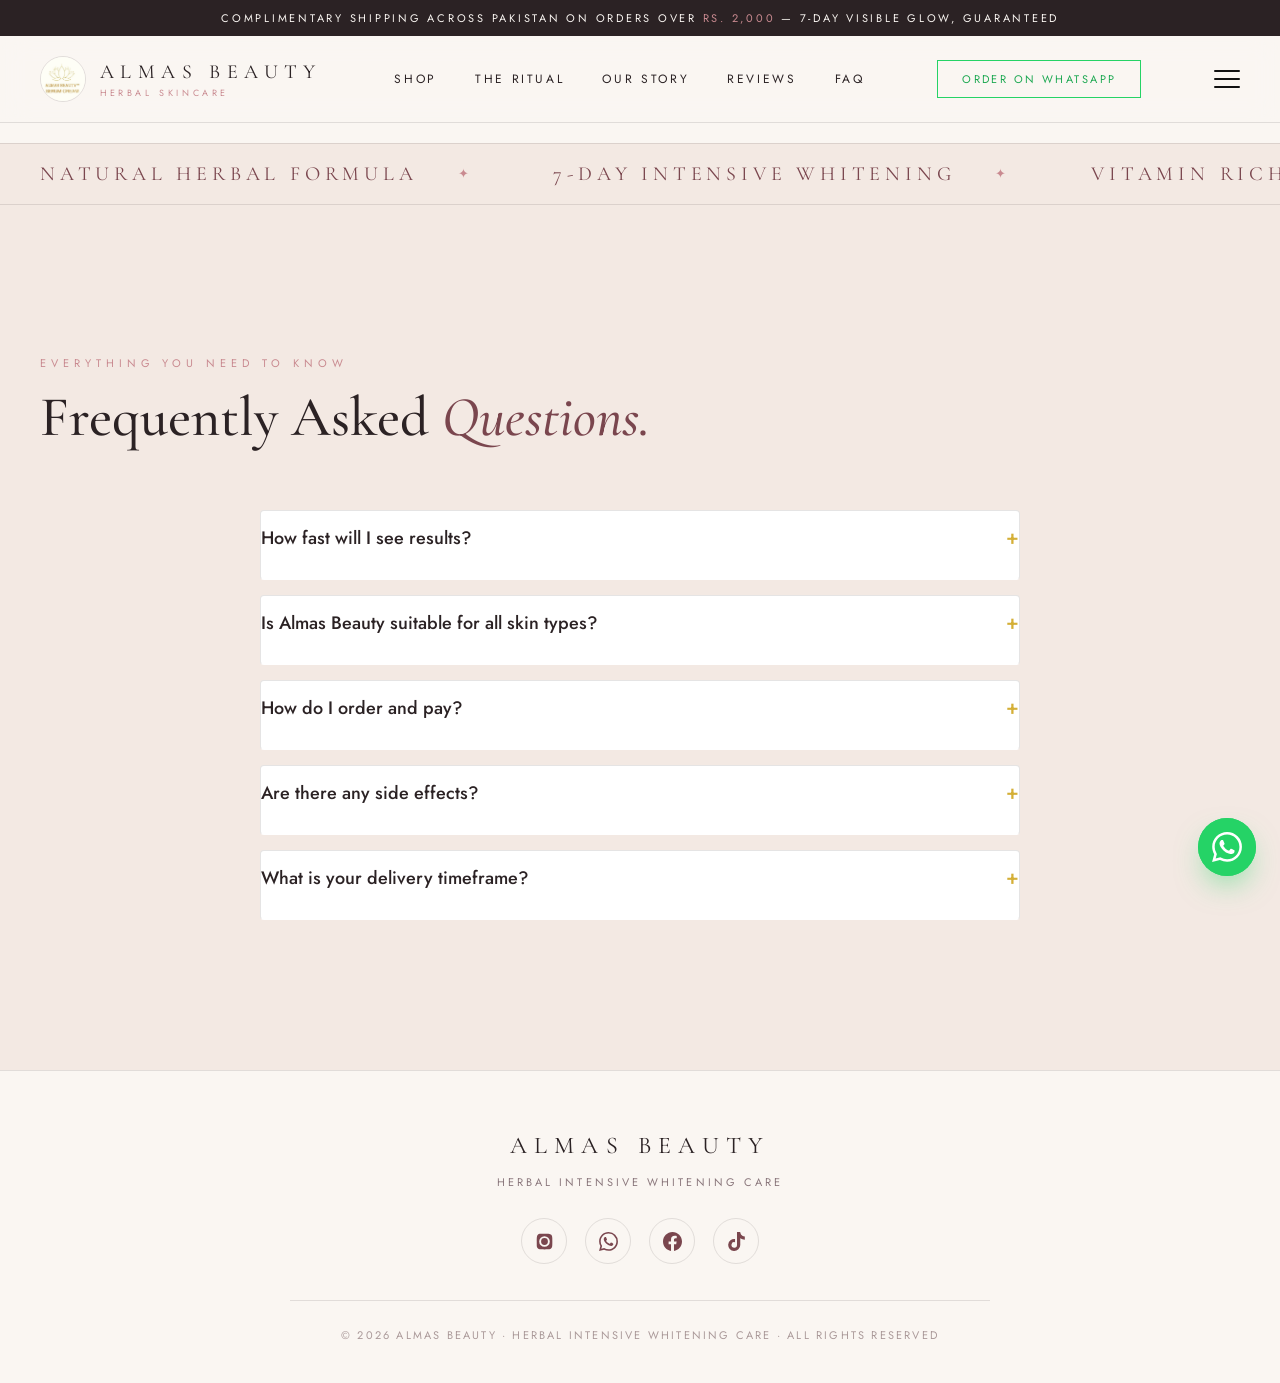
<file: faq.html>
<!DOCTYPE html>
<html lang="en">

<head>
    <meta charset="UTF-8">
    <meta name="viewport" content="width=device-width, initial-scale=1.0">
    <title>FAQ — ALMAS BEAUTY</title>
    <meta name="description"
        content="Frequently asked questions about Almas Beauty herbal skincare products, usage, and shipping.">
    <link rel="preconnect" href="https://fonts.googleapis.com">
    <link
        href="https://fonts.googleapis.com/css2?family=Cormorant+Garamond:ital,wght@0,400;0,500;0,600;1,400&family=Jost:wght@300;400;500;600&display=swap"
        rel="stylesheet">
    <link rel="stylesheet" href="styles.css">
    <style>
        body {
            opacity: 1 !important;
            visibility: visible !important;
        }

        .reveal {
            opacity: 1 !important;
            visibility: visible !important;
            transform: none !important;
        }

        /* FAQ Accordion Styling */
        .faq-wrap {
            max-width: 800px;
            margin: 40px auto;
            padding: 0 20px;
        }

        .faq-item {
            border-bottom: 1px solid rgba(255, 255, 255, 0.1);
            margin-bottom: 15px;
            padding-bottom: 15px;
        }

        .faq-question {
            width: 100%;
            background: none;
            border: none;
            outline: none;
            text-align: left;
            font-size: 18px;
            font-family: 'Jost', sans-serif;
            color: inherit;
            padding: 12px 0;
            cursor: pointer;
            display: flex;
            justify-content: space-between;
            align-items: center;
            font-weight: 500;
        }

        .faq-question span.icon {
            font-size: 20px;
            transition: transform 0.3s ease;
            color: #d4af37;
        }

        .faq-item.active .faq-question span.icon {
            transform: rotate(45deg);
        }

        .faq-answer {
            max-height: 0;
            overflow: hidden;
            transition: max-height 0.3s ease, padding 0.3s ease;
            font-size: 15px;
            line-height: 1.6;
            opacity: 0.8;
            padding-right: 20px;
        }

        .faq-item.active .faq-answer {
            max-height: 300px;
            padding-top: 8px;
            padding-bottom: 10px;
        }
    </style>
</head>

<body>

    <div class="announce">Complimentary shipping across Pakistan on orders over <span>Rs. 2,000</span> — 7-day visible glow, guaranteed</div>

    <!-- HEADER NAVIGATION -->
    <header>
        <nav class="nav">
            <a href="index.html" class="brand">
                <img src="logo.jpg" alt="Almas Beauty">
                <span>
                    <span class="brand-name">Almas&nbsp;Beauty</span>
                    <div class="brand-sub">Herbal Skincare</div>
                </span>
            </a>
            <div class="nav-links">
                <a href="shop.html">Shop</a>
                <a href="ritual.html">The Ritual</a>
                <a href="story.html">Our Story</a>
                <a href="reviews.html">Reviews</a>
                <a href="faq.html" class="active">FAQ</a>
            </div>
           <!-- Order on WhatsApp Button Pehle -->
<a class="nav-wa-btn"
    href="https://wa.me/923108627237?text=Hi!%20I%27d%20like%20to%20place%20an%20order%20with%20Almas%20Beauty."
    target="_blank" rel="noopener">Order on WhatsApp</a>

<!-- Stylish Clean Hamburger Button -->
<button class="hamburger" id="hamburger" aria-label="Menu" aria-expanded="false" 
        style="display: inline-flex; flex-direction: column; justify-content: space-between; width: 26px; height: 18px; background: transparent; border: none; padding: 0; cursor: pointer; outline: none;">
    <span style="display: block; width: 100%; height: 2px; background-color: #111; border-radius: 2px;"></span>
    <span style="display: block; width: 100%; height: 2px; background-color: #111; border-radius: 2px;"></span>
    <span style="display: block; width: 100%; height: 2px; background-color: #111; border-radius: 2px;"></span>
</button>
        </nav>
    </header>

    <!-- MARQUEE -->
    <div class="marquee" style="margin-top: 20px;">
        <div class="marquee-track">
            <span>Natural Herbal Formula</span><span>7-Day Intensive Whitening</span><span>Vitamin Rich</span><span>Deep Nourishment</span><span>Even Skin Tone</span>
            <span>Natural Herbal Formula</span><span>7-Day Intensive Whitening</span><span>Vitamin Rich</span><span>Deep Nourishment</span><span>Even Skin Tone</span>
        </div>
    </div>

    <!-- FAQ SECTION -->
    <section id="faq" class="editorial" style="padding-top: 40px;">
        <div class="section-inner">
            <div class="section-head text-center">
                <div>
                    <span class="kicker">Everything You Need To Know</span>
                    <h2 class="reveal">Frequently Asked <em>Questions.</em></h2>
                </div>
            </div>

            <!-- FAQ ACCORDION -->
            <div class="faq-wrap">

                <div class="faq-item">
                    <button class="faq-question">
                        <span>How fast will I see results?</span>
                        <span class="icon">+</span>
                    </button>
                    <div class="faq-answer">
                        <p>Most customers notice a visible radiance and smoother skin texture within 7 days of daily night application.</p>
                    </div>
                </div>

                <div class="faq-item">
                    <button class="faq-question">
                        <span>Is Almas Beauty suitable for all skin types?</span>
                        <span class="icon">+</span>
                    </button>
                    <div class="faq-answer">
                        <p>Yes. Our herbal blend is formulated to be gentle yet effective across dry, combination, and oily skin types.</p>
                    </div>
                </div>

                <div class="faq-item">
                    <button class="faq-question">
                        <span>How do I order and pay?</span>
                        <span class="icon">+</span>
                    </button>
                    <div class="faq-answer">
                        <p>You can order directly via WhatsApp or Instagram DM. We offer Cash on Delivery across Pakistan, as well as advance bank transfers.</p>
                    </div>
                </div>

                <div class="faq-item">
                    <button class="faq-question">
                        <span>Are there any side effects?</span>
                        <span class="icon">+</span>
                    </button>
                    <div class="faq-answer">
                        <p>Almas Beauty is rich in natural, skin-loving herbal extracts. We always recommend performing a patch test on a small area of skin before full use.</p>
                    </div>
                </div>

                <div class="faq-item">
                    <button class="faq-question">
                        <span>What is your delivery timeframe?</span>
                        <span class="icon">+</span>
                    </button>
                    <div class="faq-answer">
                        <p>Standard delivery across Pakistan takes 3 to 5 business days. Orders over Rs. 2,000 enjoy complimentary free shipping.</p>
                    </div>
                </div>

            </div>
        </div>
    </section>

       <!-- FOOTER -->
<footer>
    <div class="foot-brand">ALMAS BEAUTY</div>
    <div class="foot-tag">Herbal Intensive Whitening Care</div>

    <div class="socials">

        <!-- Instagram -->
        <a href="https://www.instagram.com/almasbeautycream/" target="_blank" rel="noopener noreferrer"
            aria-label="Instagram">
            <svg viewBox="0 0 24 24">
                <path
                    d="M12 2.2c3.2 0 3.6 0 4.9.1 1.2.1 1.8.2 2.2.4.6.2 1 .5 1.4.9.4.4.7.8.9 1.4.2.4.4 1 .4 2.2.1 1.3.1 1.7.1 4.9s0 3.6-.1 4.9c-.1 1.2-.2 1.8-.4 2.2-.2.6-.5 1-.9 1.4-.4.4-.8.7-1.4.9-.4.2-1 .4-2.2.4-1.3.1-1.7.1-4.9.1s-3.6 0-4.9-.1c-1.2-.1-1.8-.2-2.2-.4-.6-.2-1-.5-1.4-.9-.4-.4-.7-.8-.9-1.4-.2-.4-.4-1-.4-2.2C2.2 15.6 2.2 15.2 2.2 12s0-3.6.1-4.9c.1-1.2.2-1.8.4-2.2.2-.6.5-1 .9-1.4.4-.4.8-.7 1.4-.9.4-.2 1-.4 2.2-.4C8.4 2.2 8.8 2.2 12 2.2zm0 3.1a6.7 6.7 0 1 0 0 13.4 6.7 6.7 0 0 0 0-13.4zm0 11a4.3 4.3 0 1 1 0-8.6 4.3 4.3 0 0 1 0 8.6zm8.5-11.3a1.6 1.6 0 1 1-3.2 0 1.6 1.6 0 0 1 3.2 0z" />
            </svg>
        </a>

        <!-- WhatsApp -->
        <a href="https://wa.me/923108627237" target="_blank" rel="noopener noreferrer" aria-label="WhatsApp">
            <svg viewBox="0 0 24 24">
                <path
                    d="M17.472 14.382c-.297-.149-1.758-.867-2.03-.967-.273-.099-.471-.148-.67.15-.197.297-.767.966-.94 1.164-.173.199-.347.223-.644.075-.297-.15-1.255-.463-2.39-1.475-.883-.788-1.48-1.761-1.653-2.059-.173-.297-.018-.458.13-.606.134-.133.298-.347.446-.52.149-.174.198-.298.298-.497.099-.198.05-.371-.025-.52-.075-.149-.669-1.612-.916-2.207-.242-.579-.487-.5-.669-.51-.173-.008-.371-.01-.57-.01-.198 0-.52.074-.792.372-.272.297-1.04 1.016-1.04 2.479 0 1.462 1.065 2.875 1.213 3.074.149.198 2.096 3.2 5.077 4.487.709.306 1.262.489 1.694.625.712.227 1.36.195 1.871.118.571-.085 1.758-.719 2.006-1.413.248-.694.248-1.289.173-1.413-.074-.124-.272-.198-.57-.347m-5.421 7.403h-.004a9.87 9.87 0 01-5.031-1.378l-.361-.214-3.741.982.998-3.648-.235-.374a9.86 9.86 0 01-1.51-5.26c.001-5.45 4.436-9.884 9.888-9.884 2.64 0 5.122 1.03 6.988 2.898a9.825 9.825 0 012.893 6.994c-.003 5.45-4.437 9.884-9.885 9.884m8.413-18.297A11.815 11.815 0 0012.05 0C5.495 0 .16 5.335.157 11.892c0 2.096.547 4.142 1.588 5.945L.057 24l6.305-1.654a11.882 11.882 0 005.683 1.448h.005c6.554 0 11.89-5.335 11.893-11.893a11.821 11.821 0 00-3.48-8.413z" />
            </svg>
        </a>

        <!-- Facebook -->
        <a href="https://www.facebook.com/profile.php?id=61595120993092" target="_blank" rel="noopener noreferrer" aria-label="Facebook">
            <svg viewBox="0 0 24 24" fill="currentColor">
                <path d="M24 12.073C24 5.405 18.627 0 12 0S0 5.405 0 12.073C0 18.1 4.388 23.093 10.125 24v-8.437H7.078v-3.49h3.047V9.413c0-3.025 1.792-4.695 4.533-4.695 1.313 0 2.686.234 2.686.234v2.953H15.83c-1.49 0-1.955.925-1.955 1.874V12h3.328l-.532 3.49h-2.796V24C19.612 23.093 24 18.1 24 12.073z"/>
            </svg>
        </a>

        <!-- TikTok -->
        <a href="https://www.tiktok.com/@almasbeauty_" target="_blank" rel="noopener noreferrer" aria-label="TikTok">
            <svg viewBox="0 0 448 512" fill="currentColor">
                <path d="M448 209.91a210.06 210.06 0 0 1-122.77-39.25V349.38A162.55 162.55 0 1 1 185 188.31V278.2a74.62 74.62 0 1 0 52.23 71.18V0l88 0a121.18 121.18 0 0 0 1.86 22.17h0A122.18 122.18 0 0 0 381 102.39a121.43 121.43 0 0 0 67 20.14z"/>
            </svg>
        </a>

    </div>

    <div class="foot-copy">
        © <span id="year">2026</span> Almas Beauty · Herbal Intensive Whitening Care · All rights reserved
    </div>
</footer>

    <!-- STICKY WHATSAPP -->
    <a href="https://wa.me/923108627237?text=Hi!%20I%27d%20like%20to%20know%20more%20about%20Almas%20Beauty%20products"
        class="wa-float" id="waFloat" target="_blank" rel="noopener" aria-label="Chat with us on WhatsApp">
        <svg viewBox="0 0 24 24">
            <path d="M17.472 14.382c-.297-.149-1.758-.867-2.03-.967-.273-.099-.471-.148-.67.15-.197.297-.767.966-.94 1.164-.173.199-.347.223-.644.075-.297-.15-1.255-.463-2.39-1.475-.883-.788-1.48-1.761-1.653-2.059-.173-.297-.018-.458.13-.606.134-.133.298-.347.446-.52.149-.174.198-.298.298-.497.099-.198.05-.371-.025-.52-.075-.149-.669-1.612-.916-2.207-.242-.579-.487-.5-.669-.51-.173-.008-.371-.01-.57-.01-.198 0-.52.074-.792.372-.272.297-1.04 1.016-1.04 2.479 0 1.462 1.065 2.875 1.213 3.074.149.198 2.096 3.2 5.077 4.487.709.306 1.262.489 1.694.625.712.227 1.36.195 1.871.118.571-.085 1.758-.719 2.006-1.413.248-.694.248-1.289.173-1.413-.074-.124-.272-.198-.57-.347m-5.421 7.403h-.004a9.87 9.87 0 01-5.031-1.378l-.361-.214-3.741.982.998-3.648-.235-.374a9.86 9.86 0 01-1.51-5.26c.001-5.45 4.436-9.884 9.888-9.884 2.64 0 5.122 1.03 6.988 2.898a9.825 9.825 0 012.893 6.994c-.003 5.45-4.437 9.884-9.885 9.884m8.413-18.297A11.815 11.815 0 0012.05 0C5.495 0 .16 5.335.157 11.892c0 2.096.547 4.142 1.588 5.945L.057 24l6.305-1.654a11.882 11.882 0 005.683 1.448h.005c6.554 0 11.89-5.335 11.893-11.893a11.821 11.821 0 00-3.48-8.413z" />
        </svg>
        <span class="wa-pulse"></span>
    </a>

    <!-- ACCORDION SCRIPT -->
    <script>
        document.addEventListener("DOMContentLoaded", function () {
            const faqItems = document.querySelectorAll('.faq-item');

            faqItems.forEach(item => {
                const questionBtn = item.querySelector('.faq-question');
                questionBtn.addEventListener('click', () => {
                    const isActive = item.classList.contains('active');
                    
                    // Close all other items
                    faqItems.forEach(otherItem => otherItem.classList.remove('active'));

                    // Toggle current item
                    if (!isActive) {
                        item.classList.add('active');
                    }
                });
            });
        });
    </script>

    <!-- MOBILE HAMBURGER SCRIPT -->
    <script>
        document.addEventListener("DOMContentLoaded", function () {
            var burger = document.getElementById("hamburger");
            var links = document.querySelector(".nav-links");
            if (!burger || !links) return;
            burger.addEventListener("click", function () {
                var open = links.classList.toggle("open");
                burger.classList.toggle("open", open);
                burger.setAttribute("aria-expanded", open ? "true" : "false");
            });
            links.querySelectorAll("a").forEach(function (a) {
                a.addEventListener("click", function () {
                    links.classList.remove("open");
                    burger.classList.remove("open");
                    burger.setAttribute("aria-expanded", "false");
                });
            });
        });
    </script>
</body>

</html>
</file>
<file: styles.css>
/* ============ ALMAS BEAUTY — styles.css ============ */
:root{
  --ivory:#faf6f2;
  --nude:#f3e9e3;
  --blush:#ead0c8;
  --rose:#c98a90;
  --rose-soft:#e5b7bc;
  --deep:#7a464e;
  --ink:#2b2224;
  --gold:#b98a4a;
  --wa:#25d366;
  --line:rgba(43,34,36,.12);
  --ease:cubic-bezier(.16,1,.3,1);
}
*{margin:0;padding:0;box-sizing:border-box;}
html{scroll-behavior:auto;}
body{
  font-family:'Jost',sans-serif;
  background:var(--ivory);
  color:var(--ink);
  -webkit-font-smoothing:antialiased;
  overflow-x:hidden;
}
body.loading{overflow:hidden;}
::selection{background:var(--rose);color:#fff;}
h1,h2,h3,.serif{font-family:'Cormorant Garamond',serif;font-weight:500;}
a{color:inherit;text-decoration:none;}
img{max-width:100%;display:block;}
button{font-family:'Jost',sans-serif;cursor:pointer;}

/* ============ Preloader ============ */
.preloader{
  position:fixed;inset:0;z-index:999;background:var(--ivory);
  display:flex;flex-direction:column;align-items:center;justify-content:center;gap:26px;
  transition:opacity .8s var(--ease), visibility .8s;
}
.preloader.done{opacity:0;visibility:hidden;}
.preloader img{width:90px;height:90px;border-radius:50%;object-fit:cover;
  animation:preloaderPulse 1.6s ease-in-out infinite;}
@keyframes preloaderPulse{0%,100%{transform:scale(1);opacity:.85;}50%{transform:scale(1.12);opacity:1;}}
.preloader-brand{font-family:'Cormorant Garamond',serif;font-size:22px;letter-spacing:.4em;text-transform:uppercase;color:var(--deep);}
.loader-bar{width:180px;height:1px;background:var(--line);overflow:hidden;}
.loader-bar span{display:block;height:100%;width:0;background:var(--rose);animation:load 1.4s var(--ease) forwards;}
@keyframes load{to{width:100%;}}

/* ============ Custom cursor ============ */
.cursor-dot,.cursor-ring{
  position:fixed;top:0;left:0;pointer-events:none;z-index:500;border-radius:50%;
  transform:translate(-50%,-50%);
}
.cursor-dot{width:6px;height:6px;background:var(--deep);}
.cursor-ring{width:36px;height:36px;border:1px solid rgba(122,70,78,.5);
  transition:width .3s,height .3s,background .3s,border .3s;}
.cursor-ring.grow{width:64px;height:64px;background:rgba(201,138,144,.12);border-color:var(--rose);}
@media(pointer:coarse){.cursor-dot,.cursor-ring{display:none;}}

/* ============ Scroll progress ============ */
.scroll-progress{position:fixed;top:0;left:0;height:3px;width:0;background:var(--rose);z-index:400;}

/* ============ Announcement ============ */
.announce{
  background:var(--ink);color:var(--ivory);
  text-align:center;font-size:11px;letter-spacing:.25em;text-transform:uppercase;
  padding:10px 16px;
}
.announce span{color:var(--rose);}

/* ============ Limited Sale Banner ============ */
.sale-banner{
  background:linear-gradient(90deg,var(--deep),var(--rose),var(--deep));
  background-size:200% 100%;
  animation:saleShift 8s linear infinite;
  color:#fff;
}
@keyframes saleShift{to{background-position:200% 0;}}
.sale-inner{
  max-width:1400px;margin:0 auto;padding:12px 40px;
  display:flex;align-items:center;justify-content:center;gap:26px;flex-wrap:wrap;
}
.sale-badge{
  background:var(--ivory);color:var(--deep);
  font-size:10px;letter-spacing:.3em;text-transform:uppercase;font-weight:600;
  padding:6px 16px;border-radius:20px;
  animation:badgePulse 2s ease-in-out infinite;
}
@keyframes badgePulse{0%,100%{transform:scale(1);}50%{transform:scale(1.07);}}
.sale-text{font-size:12px;letter-spacing:.22em;text-transform:uppercase;}
.sale-text strong{color:#ffe3e6;}
.sale-timer{display:flex;align-items:center;gap:8px;}
.t-box{
  background:rgba(255,255,255,.15);backdrop-filter:blur(4px);
  border:1px solid rgba(255,255,255,.3);
  min-width:52px;padding:5px 8px 4px;text-align:center;border-radius:6px;
}
.t-box span{font-family:'Cormorant Garamond',serif;font-size:20px;line-height:1;display:block;}
.t-box label{font-size:8px;letter-spacing:.3em;opacity:.8;}
.t-sep{font-family:'Cormorant Garamond',serif;font-size:18px;opacity:.7;}
@media(max-width:640px){.sale-inner{gap:14px;padding:12px 20px;}.sale-text{font-size:10px;}}

/* ============ Nav ============ */
header{
  position:sticky;top:0;z-index:100;
  background:rgba(250,246,242,.85);
  backdrop-filter:blur(14px);
  border-bottom:1px solid var(--line);
}
.nav{
  max-width:1400px;margin:0 auto;
  display:flex;align-items:center;justify-content:space-between;
  padding:20px 40px;gap:16px;
}
.brand{display:flex;align-items:center;gap:14px;}
.brand img{width:46px;height:46px;object-fit:cover;border-radius:50%;border:1px solid var(--line);
  transition:transform .5s var(--ease);}
.brand:hover img{transform:rotate(20deg) scale(1.08);}
.brand-name{font-family:'Cormorant Garamond',serif;font-size:20px;letter-spacing:.32em;text-transform:uppercase;}
.brand-sub{font-size:9px;letter-spacing:.4em;text-transform:uppercase;color:var(--rose);margin-top:2px;}
.nav-links{display:flex;gap:38px;font-size:12px;letter-spacing:.22em;text-transform:uppercase;}
.nav-links a{position:relative;padding:4px 0;}
.nav-links a::after{
  content:'';position:absolute;left:0;bottom:0;width:0;height:1px;background:var(--deep);
  transition:width .35s var(--ease);
}
.nav-links a:hover::after{width:100%;}
.nav-wa-btn{
  display:inline-flex;align-items:center;gap:8px;
  background:none;border:1px solid var(--wa);color:#1da851;
  padding:10px 24px;font-size:11px;letter-spacing:.22em;text-transform:uppercase;
  transition:all .35s ease;white-space:nowrap;
}
.nav-wa-btn:hover{background:var(--wa);color:#fff;}

/* ============ Hero ============ */
.hero{
  min-height:92vh;
  display:grid;grid-template-columns:1.05fr 1fr;
  align-items:center;
  max-width:1400px;margin:0 auto;padding:40px 40px 80px;gap:40px;
  position:relative;
}
.hero-copy .eyebrow{
  font-size:11px;letter-spacing:.45em;text-transform:uppercase;color:var(--rose);
  display:flex;align-items:center;gap:14px;
}
.hero-copy .eyebrow::before{content:'';width:44px;height:1px;background:var(--rose);}
.hero h1{
  font-size:clamp(52px,7vw,104px);
  line-height:.98;margin:28px 0 26px;
}
.hero h1 .line{display:block;overflow:hidden;}
.hero h1 .line span{display:inline-block;will-change:transform;}
.hero h1 em{font-style:italic;color:var(--deep);}
.hero p{max-width:440px;font-weight:300;font-size:17px;line-height:1.75;color:#5c4e51;}
.hero-cta{display:flex;gap:18px;margin-top:40px;flex-wrap:wrap;}
.btn-primary{
  display:inline-block;
  background:var(--ink);color:var(--ivory);border:1px solid var(--ink);
  padding:16px 44px;font-size:11px;letter-spacing:.28em;text-transform:uppercase;
  transition:all .35s ease;position:relative;overflow:hidden;
}
.btn-primary::before{
  content:'';position:absolute;inset:0;background:var(--deep);
  transform:translateX(-101%);transition:transform .5s var(--ease);
}
.btn-primary span{position:relative;z-index:1;}
.btn-primary:hover::before{transform:translateX(0);}
.btn-ghost{
  display:inline-block;
  background:none;border:1px solid var(--line);color:var(--ink);
  padding:16px 44px;font-size:11px;letter-spacing:.28em;text-transform:uppercase;
  transition:all .35s ease;
}
.btn-ghost:hover{border-color:var(--ink);letter-spacing:.34em;}
.hero-visual{position:relative;display:flex;justify-content:center;perspective:1200px;}
.hero-card{
  width:min(430px,80vw);
  border-radius:200px 200px 18px 18px;
  overflow:hidden;
  box-shadow:0 60px 90px -40px rgba(122,70,78,.45);
  transform-style:preserve-3d;
  will-change:transform;
  position:relative;z-index:2;
}
.hero-card img{width:100%;height:100%;object-fit:cover;aspect-ratio:3/4;
  transform:scale(1.15);transition:transform 1.4s var(--ease);}
.hero-card:hover img{transform:scale(1.05);}
.hero-chip{
  position:absolute;z-index:3;
  background:rgba(255,255,255,.82);backdrop-filter:blur(10px);
  border:1px solid rgba(255,255,255,.7);
  padding:14px 20px;border-radius:14px;
  box-shadow:0 20px 40px -18px rgba(43,34,36,.35);
  font-size:12px;letter-spacing:.08em;
  display:flex;align-items:center;gap:12px;
}
.chip-dot{width:8px;height:8px;border-radius:50%;background:var(--rose);
  animation:dotPulse 2s ease-in-out infinite;}
@keyframes dotPulse{0%,100%{box-shadow:0 0 0 0 rgba(201,138,144,.5);}50%{box-shadow:0 0 0 8px rgba(201,138,144,0);}}
.hero-chip strong{display:block;font-size:13px;letter-spacing:.14em;text-transform:uppercase;}
.hero-chip small{color:#7a6a6e;font-weight:300;}
.chip-1{top:12%;left:-4%;}
.chip-2{bottom:16%;right:-6%;}
.orb{
  position:absolute;border-radius:50%;filter:blur(70px);opacity:.55;z-index:0;pointer-events:none;
}
.orb-a{width:420px;height:420px;background:var(--blush);top:-10%;right:-10%;}
.orb-b{width:300px;height:300px;background:var(--nude);bottom:-8%;left:6%;}

/* ============ Marquee ============ */
.marquee{
  border-top:1px solid var(--line);border-bottom:1px solid var(--line);
  overflow:hidden;white-space:nowrap;background:var(--nude);
}
.marquee-track{display:inline-flex;gap:0;padding:18px 0;animation:scroll 26s linear infinite;}
.marquee:hover .marquee-track{animation-play-state:paused;}
.marquee-track span{
  font-family:'Cormorant Garamond',serif;font-size:20px;letter-spacing:.24em;
  text-transform:uppercase;color:var(--deep);padding:0 40px;
  display:flex;align-items:center;gap:40px;
}
.marquee-track span::after{content:'✦';color:var(--rose);font-size:13px;animation:sparkle 2s ease-in-out infinite;}
@keyframes scroll{to{transform:translateX(-50%);}}
@keyframes sparkle{0%,100%{opacity:.4;transform:scale(1);}50%{opacity:1;transform:scale(1.3);}}

/* ============ Sections ============ */
section{position:relative;}
.section-inner{max-width:1400px;margin:0 auto;padding:110px 40px;}
.section-head{display:flex;justify-content:space-between;align-items:flex-end;gap:30px;margin-bottom:64px;flex-wrap:wrap;}
.section-head h2{font-size:clamp(38px,4.4vw,64px);line-height:1.02;}
.section-head h2 em{font-style:italic;color:var(--deep);}
.section-head p{max-width:380px;font-weight:300;font-size:15px;line-height:1.75;color:#6a5a5e;}
.kicker{font-size:11px;letter-spacing:.45em;text-transform:uppercase;color:var(--rose);margin-bottom:18px;display:block;}

/* ============ Product grid ============ */
.grid{display:grid;grid-template-columns:repeat(3,1fr);gap:28px;perspective:1400px;}
.p-card{
  background:#fff;border:1px solid var(--line);border-radius:4px;
  overflow:hidden;position:relative;
  transition:box-shadow .45s ease, transform .45s ease;
  transform-style:preserve-3d;
  will-change:transform;
}
.p-card:hover{box-shadow:0 40px 70px -35px rgba(122,70,78,.4);}
.p-img{overflow:hidden;position:relative;background:var(--nude);}
.p-img img{width:100%;aspect-ratio:1/1;object-fit:cover;transition:transform 1s var(--ease);}
.p-card:hover .p-img img{transform:scale(1.07);}
.p-img::after{
  content:'';position:absolute;inset:0;
  background:linear-gradient(120deg,transparent 30%,rgba(255,255,255,.35) 50%,transparent 70%);
  transform:translateX(-120%);transition:transform .9s var(--ease);
}
.p-card:hover .p-img::after{transform:translateX(120%);}
.p-tag{
  position:absolute;top:16px;left:16px;z-index:2;
  background:var(--ivory);font-size:10px;letter-spacing:.3em;text-transform:uppercase;
  padding:8px 14px;border-radius:20px;color:var(--deep);
}
.p-info{padding:26px 26px 28px;transform:translateZ(30px);}
.p-name{font-family:'Cormorant Garamond',serif;font-size:26px;margin-bottom:6px;}
.p-sub{font-size:12px;letter-spacing:.14em;text-transform:uppercase;color:#8a777c;font-weight:300;}
.p-desc{margin-top:12px;font-size:13px;font-weight:300;color:#7a6a6e;line-height:1.6;
  max-height:0;opacity:0;overflow:hidden;transition:max-height .5s var(--ease),opacity .5s var(--ease),margin .5s var(--ease);}
.p-card:hover .p-desc{max-height:80px;opacity:1;}
.p-row{display:flex;justify-content:space-between;align-items:center;margin-top:22px;gap:12px;flex-wrap:wrap;}
.p-price{display:flex;align-items:baseline;gap:10px;}
.p-price .sale{font-size:19px;letter-spacing:.05em;color:var(--deep);font-weight:500;}
.p-price .orig{font-size:13px;color:#b09a9f;text-decoration:line-through;font-weight:300;}
.wa-btn{
  display:inline-flex;align-items:center;gap:8px;
  border:1px solid var(--wa);background:none;color:#1da851;
  padding:11px 20px;font-size:10px;letter-spacing:.2em;text-transform:uppercase;font-weight:500;
  transition:all .35s ease;position:relative;overflow:hidden;z-index:1;
}
.wa-btn svg{width:15px;height:15px;fill:currentColor;flex-shrink:0;}
.wa-btn::before{
  content:'';position:absolute;inset:0;background:var(--wa);z-index:-1;
  transform:scaleX(0);transform-origin:left;transition:transform .4s var(--ease);
}
.wa-btn:hover{color:#fff;}
.wa-btn:hover::before{transform:scaleX(1);}

/* ============ Editorial split ============ */
.editorial{background:var(--nude);}
.split{display:grid;grid-template-columns:1fr 1fr;gap:70px;align-items:center;}
.split-visual{border-radius:4px;overflow:hidden;box-shadow:0 50px 80px -45px rgba(122,70,78,.5);
  position:relative;}
.split-visual img{width:100%;aspect-ratio:4/4.6;object-fit:cover;transition:transform 1.2s var(--ease);}
.split-visual:hover img{transform:scale(1.06);}
.split-visual::after{
  content:'';position:absolute;inset:14px;border:1px solid rgba(255,255,255,.5);
  border-radius:2px;pointer-events:none;
}
.split-copy h2{font-size:clamp(36px,4vw,58px);line-height:1.05;margin:20px 0 24px;}
.split-copy h2 em{font-style:italic;color:var(--deep);}
.split-copy p{font-weight:300;line-height:1.85;color:#5c4e51;font-size:16px;max-width:480px;}
.feat-list{margin-top:38px;display:grid;gap:0;}
.feat{
  display:flex;gap:20px;align-items:flex-start;padding:20px 0;border-top:1px solid var(--line);
  transition:padding-left .4s var(--ease);
}
.feat:hover{padding-left:12px;}
.feat-num{font-family:'Cormorant Garamond',serif;font-size:26px;color:var(--rose);min-width:40px;}
.feat h4{font-size:14px;letter-spacing:.18em;text-transform:uppercase;font-weight:500;margin-bottom:6px;font-family:'Jost';}
.feat p{font-size:14px;color:#7a6a6e;}

/* ============ Stats ============ */
.stats{display:grid;grid-template-columns:repeat(3,1fr);gap:28px;text-align:center;}
.stat-num{font-family:'Cormorant Garamond',serif;font-size:clamp(50px,6vw,84px);color:var(--deep);line-height:1;}
.stat-num sup{font-size:.4em;color:var(--rose);}
.stat-label{margin-top:10px;font-size:11px;letter-spacing:.3em;text-transform:uppercase;color:#8a777c;}

/* ============ Trust Badges ============ */
.trust-section{background:var(--ivory);border-top:1px solid var(--line);border-bottom:1px solid var(--line);}
.trust-section .section-inner{padding:60px 40px;}
.trust-bar{display:grid;grid-template-columns:repeat(4,1fr);gap:20px;}
.trust-badge{
  display:flex;flex-direction:column;align-items:center;text-align:center;gap:8px;
  padding:30px 22px;background:#fff;border:1px solid var(--line);border-radius:4px;
  transition:transform .45s var(--ease),box-shadow .45s var(--ease);
}
.trust-badge:hover{transform:translateY(-6px);box-shadow:0 24px 45px -25px rgba(122,70,78,.35);}
.trust-badge svg{width:30px;height:30px;fill:var(--rose);margin-bottom:4px;transition:transform .4s var(--ease);}
.trust-badge:hover svg{transform:scale(1.15);}
.trust-badge strong{font-size:12px;letter-spacing:.18em;text-transform:uppercase;font-weight:600;color:var(--ink);}
.trust-badge small{font-size:12px;font-weight:300;color:#8a777c;}

/* ============ Ritual steps ============ */
.steps{display:grid;grid-template-columns:repeat(4,1fr);gap:1px;background:var(--line);border:1px solid var(--line);}
.step{background:var(--ivory);padding:46px 34px;transition:background .4s ease, transform .4s var(--ease);position:relative;overflow:hidden;}
.step::before{
  content:'';position:absolute;left:0;bottom:0;height:3px;width:100%;background:var(--rose);
  transform:scaleX(0);transform-origin:left;transition:transform .5s var(--ease);
}
.step:hover{background:#fff;transform:translateY(-6px);}
.step:hover::before{transform:scaleX(1);}
.step-num{font-family:'Cormorant Garamond',serif;font-size:60px;color:var(--blush);line-height:1;transition:color .4s;}
.step:hover .step-num{color:var(--rose);}
.step h4{font-family:'Cormorant Garamond',serif;font-size:24px;margin:20px 0 12px;font-weight:500;}
.step p{font-size:14px;font-weight:300;color:#6a5a5e;line-height:1.7;}

/* ============ Reviews ============ */
.reviews{display:grid;grid-template-columns:repeat(3,1fr);gap:28px;}
.review{
  background:#fff;border:1px solid var(--line);padding:40px 34px;border-radius:4px;
  transition:transform .45s var(--ease), box-shadow .45s var(--ease);
}
.review:hover{transform:translateY(-8px) rotate(-.5deg);box-shadow:0 30px 60px -30px rgba(122,70,78,.35);}
.stars{color:var(--gold);letter-spacing:4px;font-size:14px;margin-bottom:18px;}
.review p{font-family:'Cormorant Garamond',serif;font-size:21px;font-style:italic;line-height:1.5;color:#4a3e41;}
.review .who{margin-top:24px;font-size:11px;letter-spacing:.28em;text-transform:uppercase;color:#8a777c;}
.review.new{animation:itemIn .6s var(--ease);}
@keyframes itemIn{from{opacity:0;transform:translateY(24px);}to{opacity:1;transform:none;}}

/* ============ Review form ============ */
.review-form-wrap{
  max-width:640px;margin:70px auto 0;background:#fff;border:1px solid var(--line);
  border-radius:4px;padding:50px 44px;text-align:center;
}
.review-form-wrap h3{font-size:34px;margin-bottom:8px;}
.review-form-wrap h3 em{color:var(--deep);}
.review-form-wrap > p{font-size:14px;font-weight:300;color:#8a777c;margin-bottom:30px;}
.review-form{display:grid;gap:16px;text-align:left;}
.rf-row{display:grid;grid-template-columns:1fr auto;gap:16px;align-items:center;}
.review-form input[type=text],.review-form textarea{
  width:100%;border:1px solid var(--line);background:var(--ivory);
  padding:14px 18px;font-family:'Jost';font-size:14px;color:var(--ink);
  outline:none;transition:border-color .3s;resize:vertical;
}
.review-form input:focus,.review-form textarea:focus{border-color:var(--rose);}
.review-form textarea{min-height:110px;}
.review-form .btn-primary{border:none;text-align:center;}
.star-input{display:inline-flex;flex-direction:row-reverse;gap:4px;}
.star-input input{display:none;}
.star-input label{
  font-size:26px;color:var(--blush);cursor:pointer;transition:color .2s,transform .2s;line-height:1;
}
.star-input label:hover,.star-input label:hover ~ label,
.star-input input:checked ~ label{color:var(--gold);transform:scale(1.08);}

/* ============ Newsletter ============ */
.newsletter{background:var(--ink);color:var(--ivory);text-align:center;position:relative;overflow:hidden;}
.newsletter .glow{
  position:absolute;width:600px;height:600px;border-radius:50%;
  background:radial-gradient(circle,rgba(201,138,144,.18),transparent 70%);
  top:-200px;left:50%;transform:translateX(-50%);pointer-events:none;
  animation:glowDrift 9s ease-in-out infinite alternate;
}
@keyframes glowDrift{to{transform:translateX(-40%) translateY(60px);}}
.newsletter h2{font-size:clamp(34px,4vw,56px);position:relative;}
.newsletter h2 em{color:var(--rose);font-style:italic;}
.newsletter p{font-weight:300;color:#c9b8bc;margin:18px auto 36px;max-width:420px;line-height:1.8;position:relative;}
.news-form{display:flex;max-width:460px;margin:0 auto;border:1px solid rgba(255,255,255,.25);position:relative;
  transition:border-color .3s;}
.news-form:focus-within{border-color:var(--rose);}
.news-form input{
  flex:1;background:none;border:none;outline:none;color:var(--ivory);
  padding:16px 22px;font-family:'Jost';font-size:14px;letter-spacing:.05em;
}
.news-form input::placeholder{color:#9c8b8f;}
.news-form button{background:var(--ivory);color:var(--ink);border:none;padding:0 32px;font-size:11px;letter-spacing:.25em;text-transform:uppercase;transition:background .3s,color .3s;}
.news-form button:hover{background:var(--rose);color:#fff;}

/* ============ FAQ ============ */
.faq-list{max-width:820px;margin:0 auto;display:grid;gap:14px;}
.faq-item{
  background:#fff;border:1px solid var(--line);border-radius:4px;overflow:hidden;
  transition:box-shadow .4s ease;
}
.faq-item.open{box-shadow:0 24px 45px -30px rgba(122,70,78,.3);}
.faq-q{
  width:100%;display:flex;justify-content:space-between;align-items:center;gap:20px;
  background:none;border:none;text-align:left;
  padding:24px 30px;font-family:'Cormorant Garamond',serif;font-size:23px;color:var(--ink);
  transition:color .3s;
}
.faq-q:hover{color:var(--deep);}
.faq-icon{
  font-family:'Jost';font-size:22px;font-weight:300;color:var(--rose);
  transition:transform .4s var(--ease);flex-shrink:0;
}
.faq-item.open .faq-icon{transform:rotate(45deg);}
.faq-a{
  max-height:0;overflow:hidden;transition:max-height .5s var(--ease);
}
.faq-a p{
  padding:0 30px 26px;font-size:15px;font-weight:300;line-height:1.8;color:#6a5a5e;max-width:680px;
}
.faq-a strong{color:var(--deep);font-weight:500;}

/* ============ Footer ============ */
footer{border-top:1px solid var(--line);padding:60px 40px 40px;text-align:center;}
.foot-brand{font-family:'Cormorant Garamond',serif;font-size:24px;color:var(--ink);letter-spacing:.3em;margin-bottom:14px;}
.foot-tag{font-size:11px;letter-spacing:.28em;text-transform:uppercase;color:#8a777c;margin-bottom:28px;}
.socials{display:flex;justify-content:center;gap:18px;margin-bottom:36px;}
.socials a{
  width:46px;height:46px;border:1px solid var(--line);border-radius:50%;
  display:flex;align-items:center;justify-content:center;color:var(--deep);
  transition:all .4s var(--ease);
}
.socials a svg{width:19px;height:19px;fill:currentColor;transition:transform .4s var(--ease);}
.socials a:hover{background:var(--deep);border-color:var(--deep);color:var(--ivory);transform:translateY(-4px);}
.socials a:hover svg{transform:scale(1.15);}
.foot-copy{font-size:11px;letter-spacing:.2em;text-transform:uppercase;color:#a99;padding-top:26px;border-top:1px solid var(--line);max-width:700px;margin:0 auto;}

/* ============ Toast ============ */
.toast{
  position:fixed;bottom:30px;left:50%;transform:translate(-50%,80px);
  background:var(--ink);color:var(--ivory);padding:15px 32px;border-radius:40px;
  font-size:12px;letter-spacing:.2em;text-transform:uppercase;z-index:300;
  transition:transform .5s var(--ease),opacity .5s;opacity:0;pointer-events:none;
}
.toast.show{transform:translate(-50%,0);opacity:1;}

/* ============ Back to top ============ */
.to-top{
  position:fixed;bottom:28px;right:96px;width:48px;height:48px;border-radius:50%;
  background:var(--ink);color:var(--ivory);border:none;font-size:18px;z-index:150;
  opacity:0;pointer-events:none;transform:translateY(20px);
  transition:all .4s var(--ease);
}
.to-top.show{opacity:1;pointer-events:auto;transform:none;}
.to-top:hover{background:var(--deep);transform:translateY(-4px);}

/* ============ Sticky WhatsApp float ============ */
.wa-float{
  position:fixed;bottom:24px;right:24px;width:58px;height:58px;border-radius:50%;
  background:var(--wa);display:flex;align-items:center;justify-content:center;z-index:160;
  box-shadow:0 14px 30px -8px rgba(37,211,102,.55);
  transition:transform .35s var(--ease),box-shadow .35s ease;
}
.wa-float svg{width:30px;height:30px;fill:#fff;position:relative;z-index:2;}
.wa-float:hover{transform:scale(1.1) translateY(-3px);box-shadow:0 20px 38px -8px rgba(37,211,102,.65);}
.wa-pulse{
  position:absolute;inset:0;border-radius:50%;background:var(--wa);
  animation:waPulse 2.2s ease-out infinite;z-index:1;
}
@keyframes waPulse{
  0%{transform:scale(1);opacity:.5;}
  100%{transform:scale(1.7);opacity:0;}
}

/* ============ Scroll reveal ============ */
.reveal{opacity:0;transform:translateY(50px);transition:opacity .9s var(--ease),transform .9s var(--ease);}
.reveal.revealed{opacity:1;transform:none;}
@media(prefers-reduced-motion:reduce){
  .reveal{opacity:1;transform:none;transition:none;}
  .marquee-track,.wa-pulse,.glow,.orb{animation:none !important;}
}

/* ============ Responsive ============ */
@media(max-width:1000px){
  .grid{grid-template-columns:1fr 1fr;}
  .reviews{grid-template-columns:1fr;}
  .trust-bar{grid-template-columns:1fr 1fr;}
}
@media(max-width:900px){
  .hero{grid-template-columns:1fr;padding-top:20px;}
  .split{grid-template-columns:1fr;}
  .steps{grid-template-columns:1fr 1fr;}
  .stats{grid-template-columns:1fr;gap:44px;}
}
@media(max-width:640px){
  .grid{grid-template-columns:1fr;}
  .nav{padding:16px 22px;}
  .nav-links{display:none;}
  .nav-wa-btn{padding:9px 14px;font-size:9px;letter-spacing:.14em;}
  .section-inner{padding:80px 22px;}
  .trust-section .section-inner{padding:50px 22px;}
  .chip-1{left:0;}.chip-2{right:0;}
  .steps{grid-template-columns:1fr;}
  .rf-row{grid-template-columns:1fr;}
  .review-form-wrap{padding:40px 24px;}
  .to-top{right:92px;}
  .faq-q{font-size:19px;padding:20px 22px;}
  .faq-a p{padding:0 22px 22px;}
}

/* ============ Mobile hamburger navigation (responsive only — desktop unchanged) ============ */
.nav{position:relative;}
.hamburger{
  display:none;flex-direction:column;justify-content:center;align-items:center;gap:5px;
  width:44px;height:44px;background:none;border:1px solid var(--line);border-radius:4px;
  padding:10px;flex-shrink:0;
}
.hamburger span{display:block;width:100%;height:2px;background:var(--ink);
  transition:transform .3s var(--ease),opacity .3s ease;}

@media(max-width:640px){
  .hamburger{display:flex;}
  .nav-links{
    display:flex;flex-direction:column;gap:0;
    position:absolute;top:100%;left:0;right:0;
    background:rgba(250,246,242,.98);backdrop-filter:blur(14px);
    border-bottom:1px solid var(--line);
    padding:8px 22px 16px;
    visibility:hidden;opacity:0;transform:translateY(-8px);
    transition:opacity .3s ease,transform .3s var(--ease),visibility .3s;
    pointer-events:none;
  }
  .nav-links.open{visibility:visible;opacity:1;transform:none;pointer-events:auto;}
  .nav-links a{padding:14px 0;border-bottom:1px solid var(--line);font-size:13px;}
  .nav-links a:last-child{border-bottom:none;}
  /* compact header so brand + hamburger + CTA fit small screens without overflow */
  .nav{padding:14px 16px;gap:10px;}
  .brand{gap:10px;}
  .brand img{width:36px;height:36px;}
  .brand-name{font-size:14px;letter-spacing:.2em;}
  .brand-sub{font-size:8px;letter-spacing:.3em;}
  .nav-wa-btn{padding:9px 12px;font-size:8px;letter-spacing:.1em;}
  .hero{padding:20px 22px 60px;}
}
</file>
